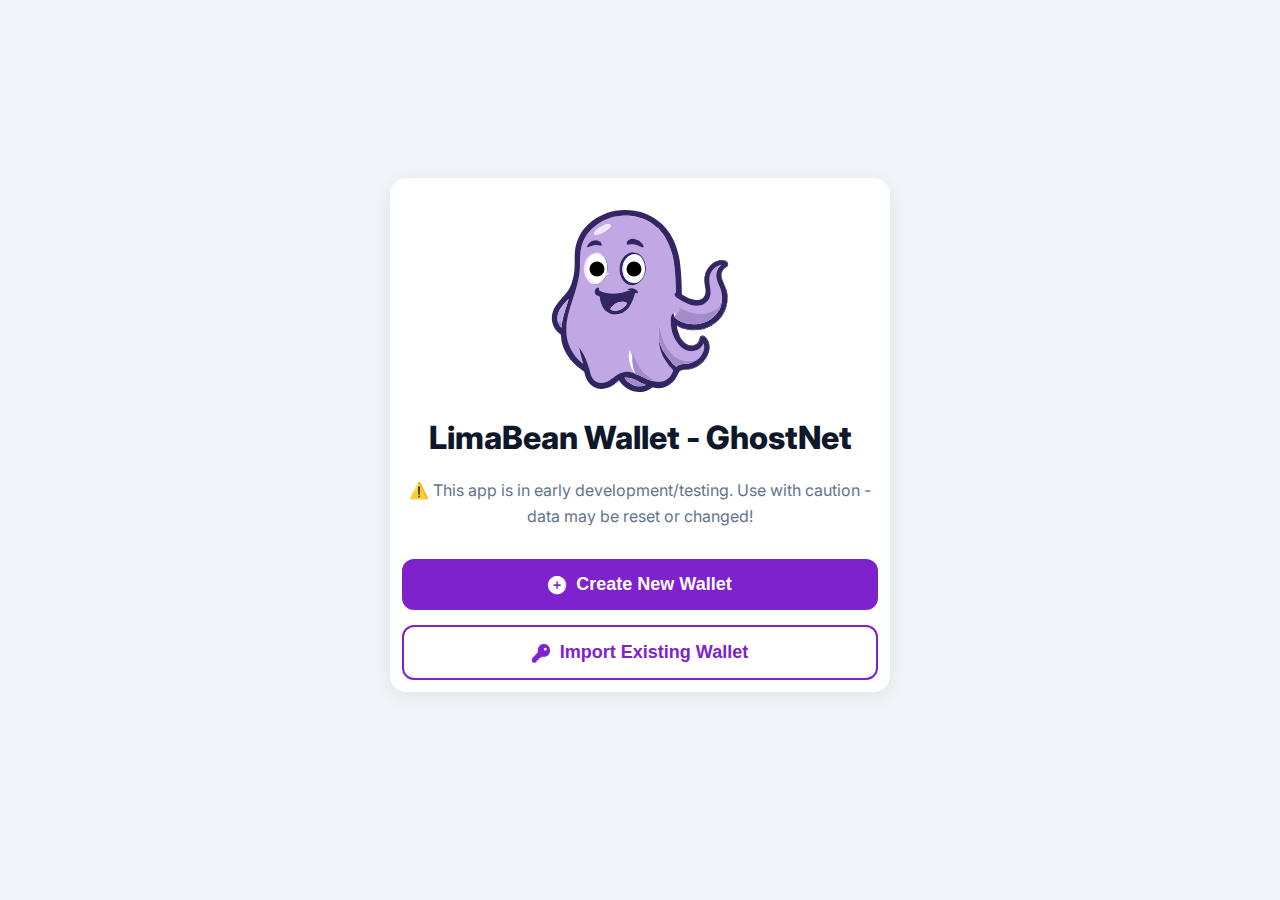
<file: index.html>
<!DOCTYPE html>
<html lang="id">
<head>
    <meta charset="UTF-8">
    <meta name="viewport" content="width=device-width, initial-scale=1.0">
    <title>LimaBean Wallet</title>
    <link rel="stylesheet" href="https://cdnjs.cloudflare.com/ajax/libs/font-awesome/6.0.0-beta3/css/all.min.css">
    <link href="https://fonts.googleapis.com/css2?family=Inter:wght@300;400;500;600;700;800&display=swap" rel="stylesheet">
    <link rel="stylesheet" href="css/main.css">
</head>
<body>
    <div id="app">
        </div>
    <script src="js/main.js"></script>
</body>
</html>
</file>
<file: css/main.css>
/* Global Styles and CSS Variables */
:root {
    --primary: #7e22ce; /* Ungu gelap */
    --primary-light: #f3e8ff; /* Ungu sangat terang */
    --primary-dark: #6b21a8; /* Ungu lebih gelap */
    --secondary: #10b981; /* Hijau terang untuk aksen */
    --secondary-light: #d1fae5;
    --secondary-dark: #059669;
    --dark: #0f172a; /* Warna teks utama terang */
    --dark-light: #1e293b; /* Warna teks sekunder terang */
    --light: #ffffff; /* Background card terang */
    --gray: #64748b; /* Warna teks abu-abu terang */
    --gray-light: #f1f5f9; /* Background utama terang */
    --gray-border: #e2e8f0; /* Border terang */
    --success: #10b981;
    --warning: #f59e0b;
    --danger: #ef4444;
    --card-shadow: 0px 4px 20px rgba(0, 0, 0, 0.08);
    --card-radius: 16px;
    --btn-radius: 12px;
    --input-radius: 10px;
    --transition: all 0.2s ease;

    /* Dark Mode Variables */
    --dark-mode-bg: #111827;
    --dark-mode-card: #1f2937;
    --dark-mode-text: #f9fafb;
    --dark-mode-gray: #9ca3af;
    --dark-mode-border: #374151;
}

.dark-mode {
    --light: var(--dark-mode-card);
    --dark: var(--dark-mode-text);
    --dark-light: var(--dark-mode-gray);
    --gray-light: var(--dark-mode-bg);
    --gray-border: var(--dark-mode-border);
    --gray: var(--dark-mode-gray);
    background-color: var(--dark-mode-bg);
}

* {
    box-sizing: border-box;
    margin: 0;
    padding: 0;
}

body {
    font-family: 'Inter', sans-serif;
    background-color: var(--gray-light);
    color: var(--dark);
    line-height: 1.6;
    min-height: 100vh;
    transition: background-color 0.3s ease;
    display: flex;
    align-items: stretch;
    justify-content: stretch;
}

#app {
    width: 100%;
    min-height: 100vh;
    display: flex;
    flex-direction: column;
    justify-content: center;
    align-items: center;
}
</file>
